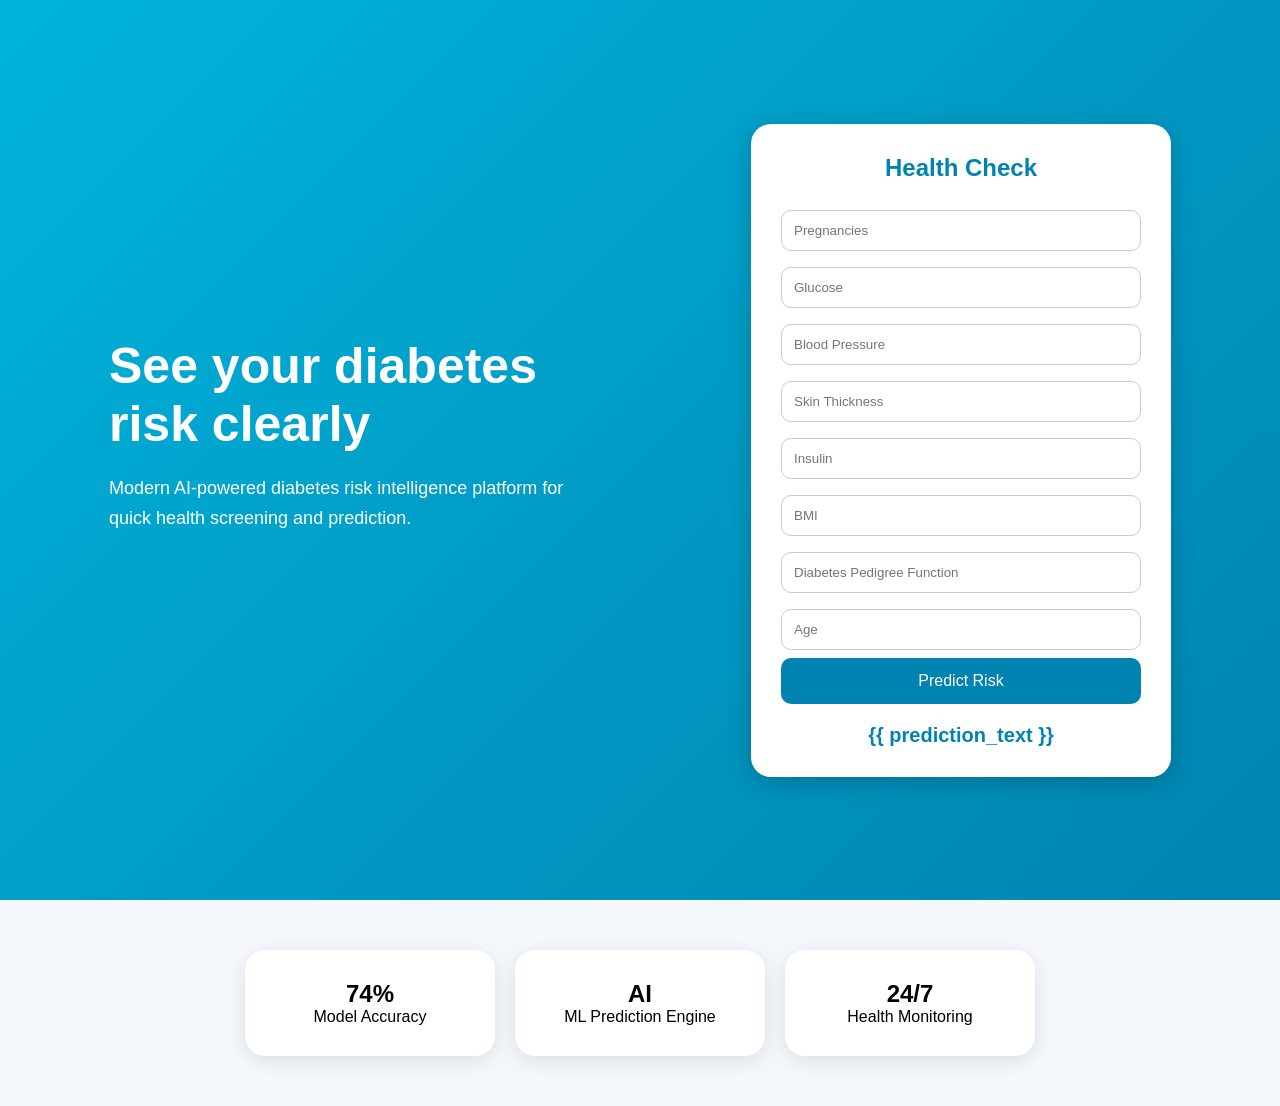
<file: index.html>
<!DOCTYPE html>
<html lang="en">
<head>
<meta charset="UTF-8">
<meta name="viewport" content="width=device-width, initial-scale=1.0">

<title>GlucoNova | Diabetes Risk Intelligence</title>

<style>

*{
margin:0;
padding:0;
box-sizing:border-box;
font-family:Arial,sans-serif;
}

body{
background:#f4f8fc;
}

.hero{
height:100vh;
background:linear-gradient(135deg,#00B4DB,#0083B0);
color:white;
padding:50px;
display:flex;
justify-content:center;
align-items:center;
}

.container{
display:flex;
width:90%;
justify-content:space-between;
align-items:center;
}

.left{
width:45%;
}

.left h1{
font-size:50px;
margin-bottom:20px;
}

.left p{
font-size:18px;
line-height:30px;
margin-bottom:30px;
}

.form-box{

background:white;
padding:30px;
width:420px;
border-radius:20px;
box-shadow:0px 5px 25px rgba(0,0,0,.2);

}

.form-box h2{

color:#0083B0;
margin-bottom:20px;
text-align:center;
}

input{

width:100%;
padding:12px;
margin:8px 0;
border-radius:10px;
border:1px solid #ccc;

}

button{

width:100%;
padding:14px;
background:#0083B0;
color:white;
border:none;
border-radius:10px;
font-size:16px;
cursor:pointer;

}

button:hover{

background:#005f7a;

}

.result{

margin-top:20px;
text-align:center;
font-size:20px;
font-weight:bold;
color:#0083B0;

}

.cards{

display:flex;
justify-content:center;
gap:20px;
padding:50px;
}

.card{

background:white;
padding:30px;
width:250px;
border-radius:20px;
box-shadow:0 5px 20px rgba(0,0,0,.1);
text-align:center;

}

</style>

</head>

<body>

<section class="hero">

<div class="container">

<div class="left">

<h1>See your diabetes risk clearly</h1>

<p>

Modern AI-powered diabetes risk intelligence platform for quick
health screening and prediction.

</p>

</div>

<div class="form-box">

<h2>Health Check</h2>

<form action="/predict" method="POST">

<input type="number" name="pregnancies" placeholder="Pregnancies" required>

<input type="number" name="glucose" placeholder="Glucose" required>

<input type="number" name="bloodpressure" placeholder="Blood Pressure" required>

<input type="number" name="skinthickness" placeholder="Skin Thickness" required>

<input type="number" name="insulin" placeholder="Insulin" required>

<input type="number" step="0.1" name="bmi" placeholder="BMI" required>

<input type="number" step="0.01" name="dpf" placeholder="Diabetes Pedigree Function" required>

<input type="number" name="age" placeholder="Age" required>

<button type="submit">
Predict Risk
</button>

</form>

<div class="result">

{{ prediction_text }}

</div>

</div>

</div>

</section>

<section class="cards">

<div class="card">
<h2>74%</h2>
<p>Model Accuracy</p>
</div>

<div class="card">
<h2>AI</h2>
<p>ML Prediction Engine</p>
</div>

<div class="card">
<h2>24/7</h2>
<p>Health Monitoring</p>
</div>

</section>

</body>
</html>
</file>
